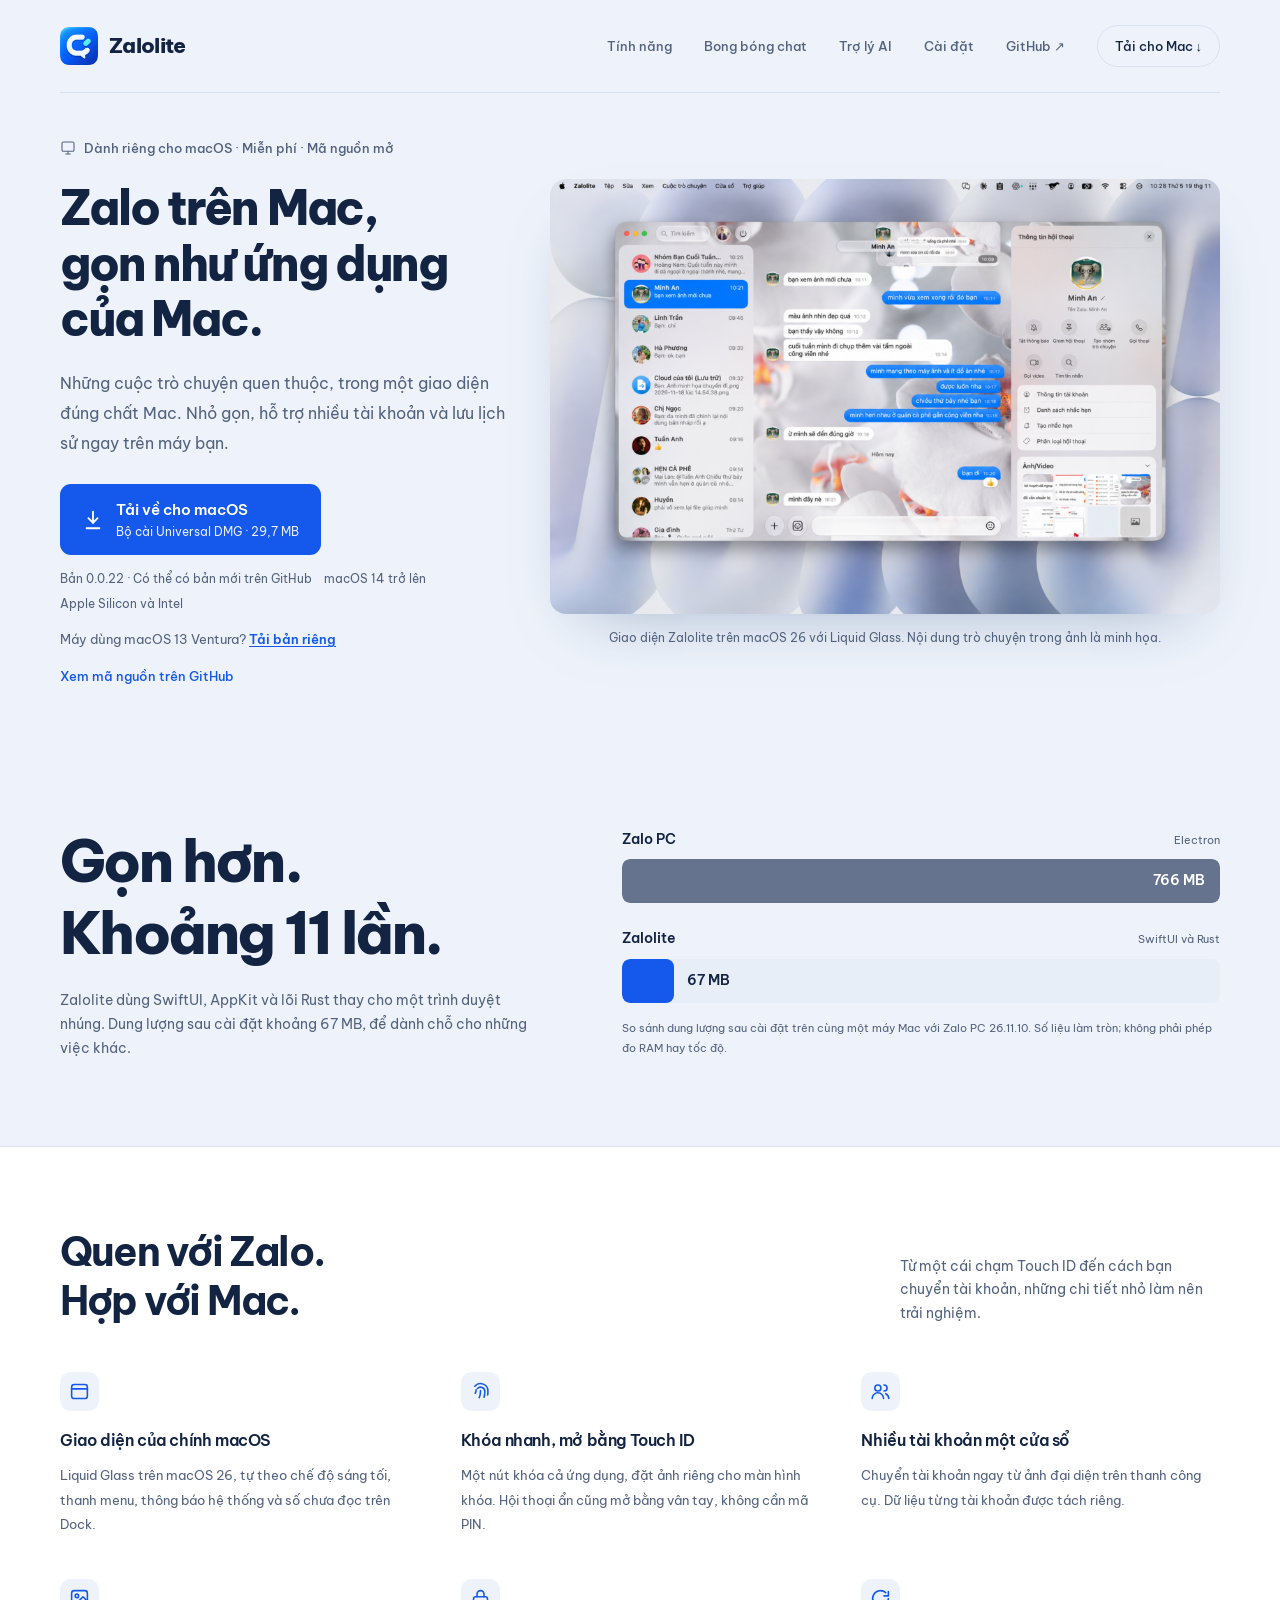
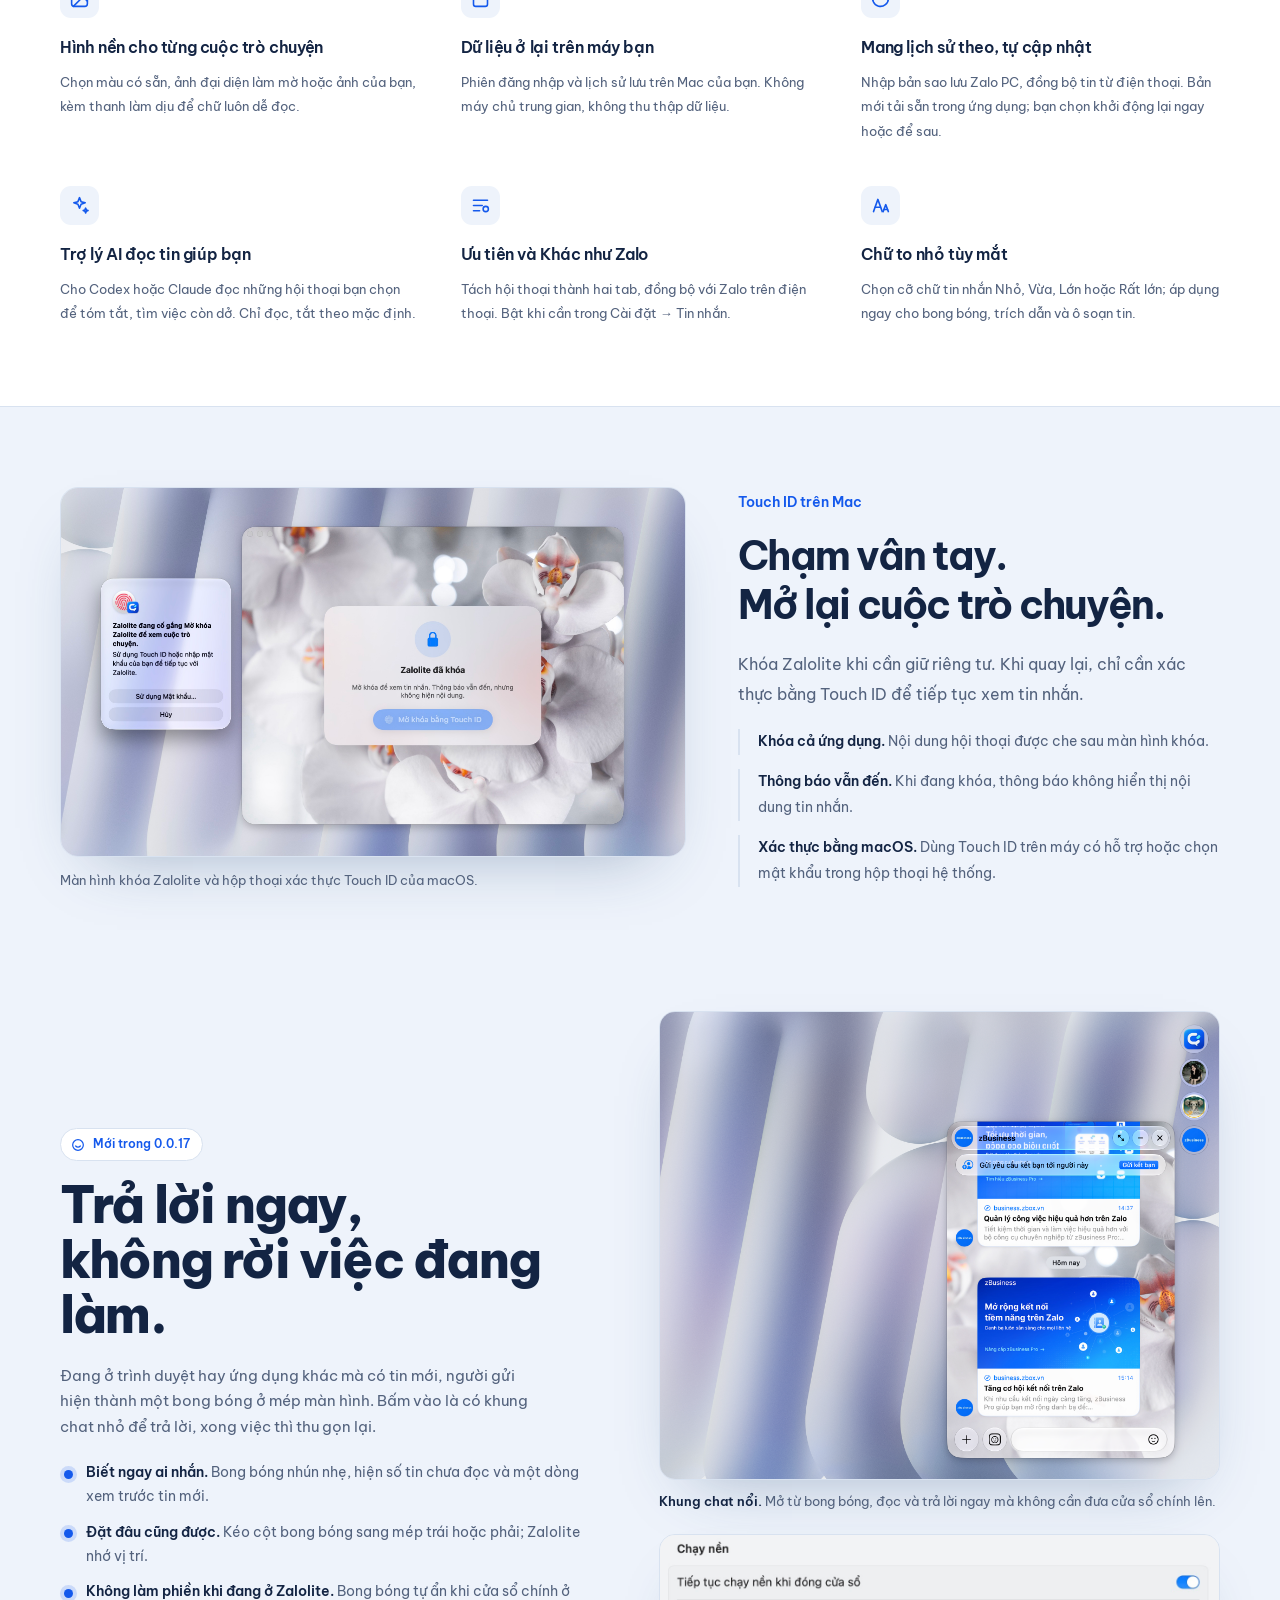
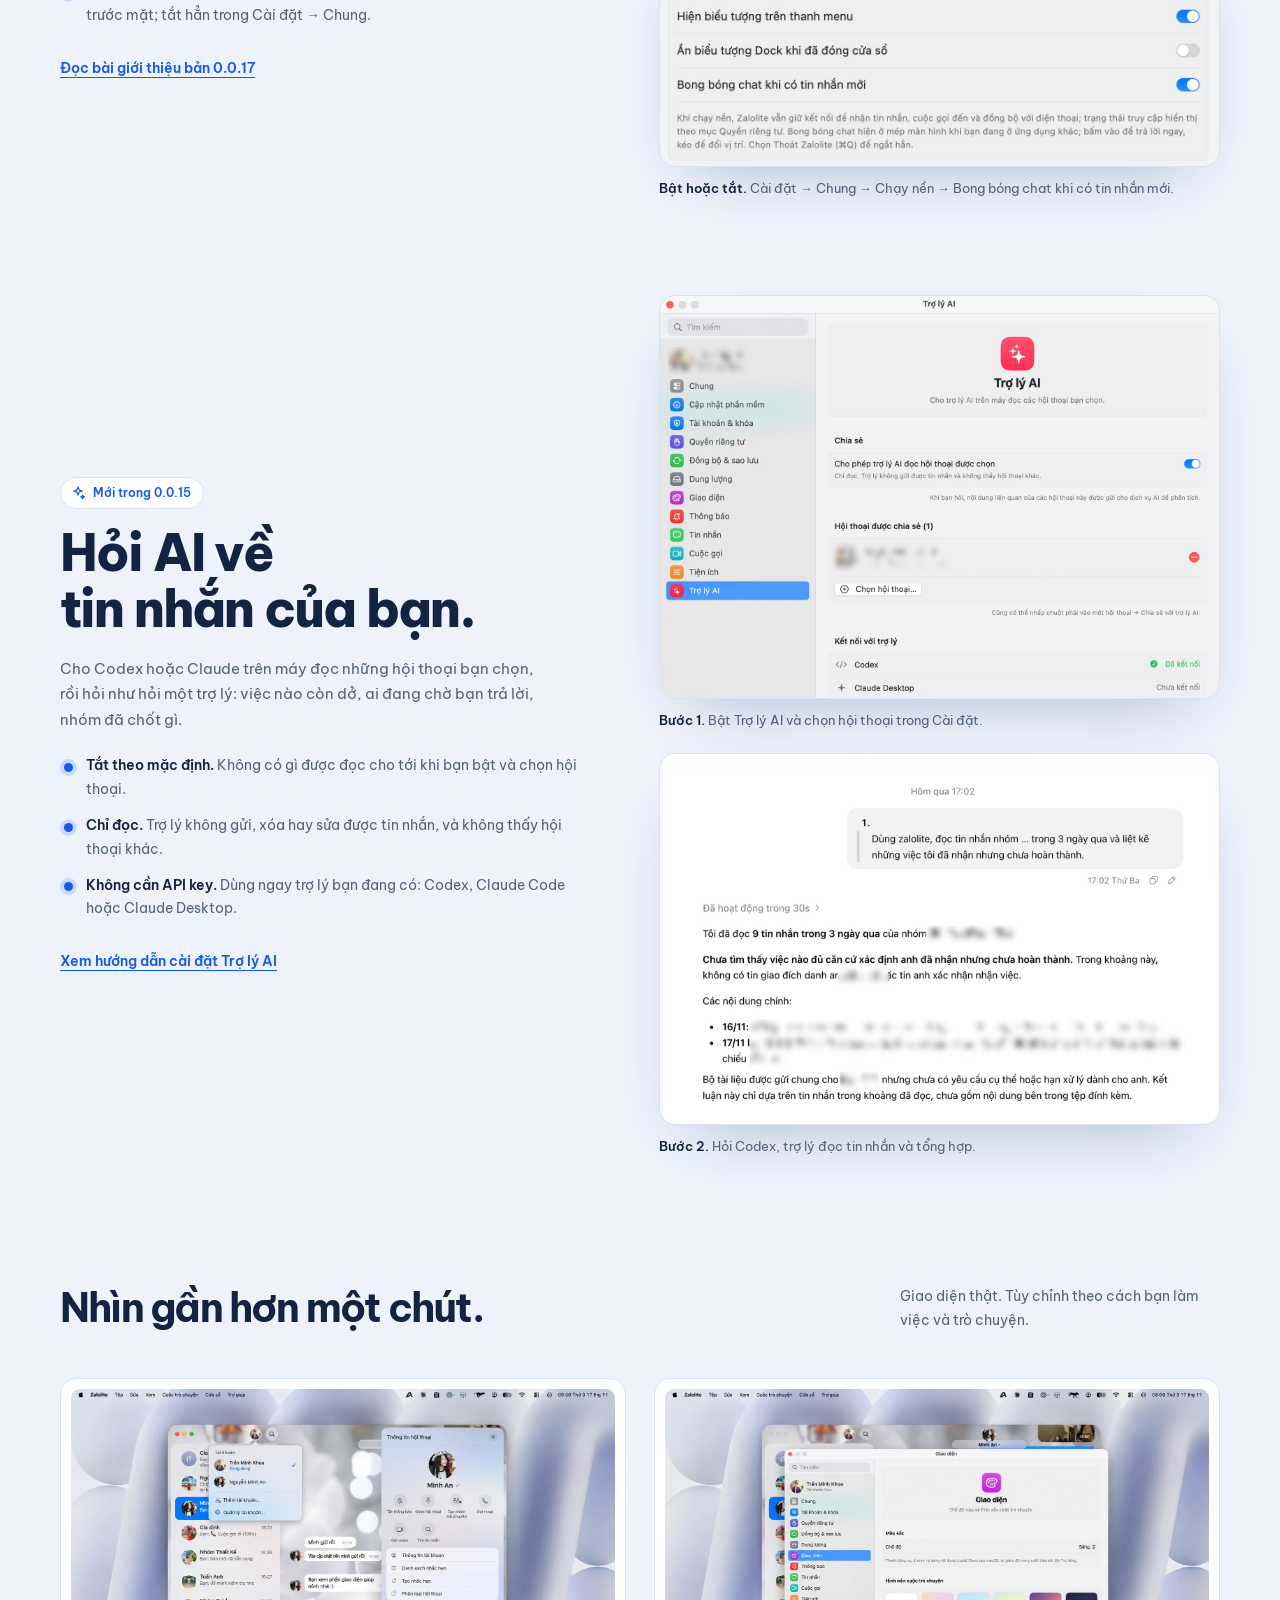
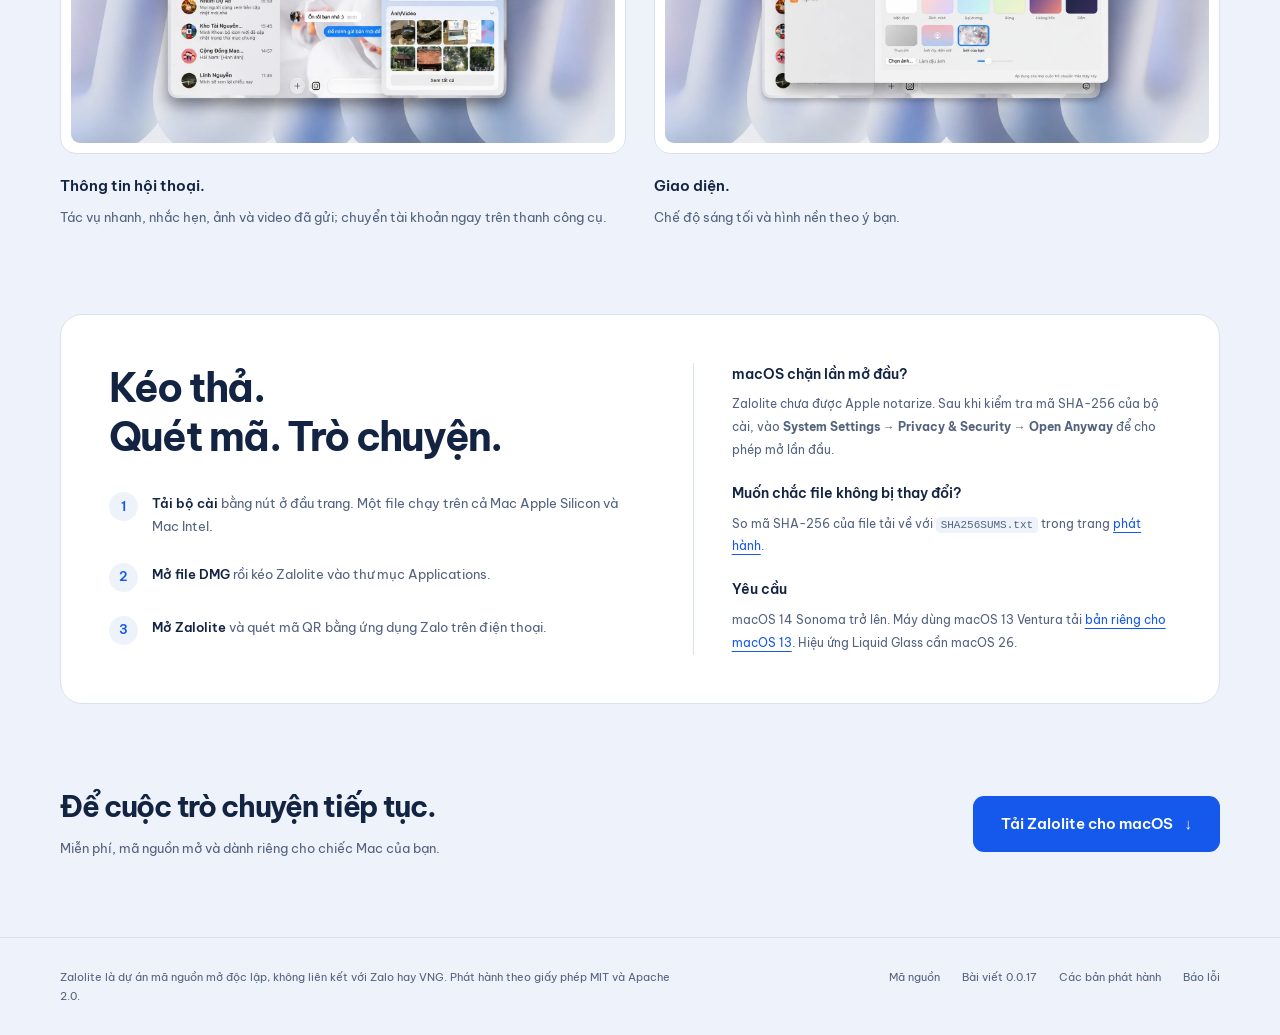
<file: site/index.html>
<!doctype html>
<html lang="vi">
<head>
<meta charset="utf-8">
<meta name="viewport" content="width=device-width, initial-scale=1">
<title>Zalolite — Zalo native cho macOS</title>
<meta name="description" content="Zalolite là ứng dụng Zalo viết native cho macOS: nhẹ hơn 11 lần so với Zalo PC, chạy trên Mac Apple Silicon và Intel, dữ liệu nằm trên máy bạn. Mã nguồn mở.">
<meta property="og:title" content="Zalolite — Zalo native cho macOS">
<meta property="og:description" content="Nhẹ, nhanh, đúng chất Mac. Một gói chạy trên cả Apple Silicon và Intel.">
<meta property="og:image" content="assets/zalolite-hero-demo-v2.jpg">
<meta property="og:type" content="website">
<meta name="theme-color" content="#0a5cf0">
<link rel="icon" type="image/png" href="assets/favicon.png">
<link rel="apple-touch-icon" href="assets/icon.png">
<link rel="preconnect" href="https://fonts.googleapis.com">
<link rel="preconnect" href="https://fonts.gstatic.com" crossorigin>
<link href="https://fonts.googleapis.com/css2?family=Be+Vietnam+Pro:wght@400;500;600;700;800&display=swap" rel="stylesheet">
<link rel="stylesheet" href="style.css?v=20261119">
<link rel="stylesheet" href="hero.css?v=3dddcc6972">
<link rel="stylesheet" href="touch-id.css?v=20261119">
</head>
<body>
<a class="skip" href="#main">Đến nội dung chính</a>

<header class="wrap top">
  <a class="brand" href="#"><img src="assets/icon.png" alt="" width="34" height="34">Zalolite</a>
  <nav aria-label="Trang">
    <a href="#tinh-nang">Tính năng</a>
    <a href="#bong-bong-chat">Bong bóng chat</a>
    <a href="#tro-ly-ai">Trợ lý AI</a>
    <a href="#cai-dat">Cài đặt</a>
    <a class="gh" href="https://github.com/lebad280324/zalolite">GitHub ↗</a>
    <a class="nav-cta" href="#download">Tải cho Mac ↓</a>
  </nav>
</header>

<main id="main">
  <section class="wrap hero hero-unified" aria-labelledby="hero-title">
    <div class="hero-grid">
      <div class="hero-copy">
        <p class="platform"><svg aria-hidden="true" viewBox="0 0 24 24" fill="none" stroke="currentColor" stroke-width="1.6"><rect x="3" y="3" width="18" height="14" rx="2"/><path d="M8 21h8M12 17v4"/></svg> Dành riêng cho macOS · Miễn phí · Mã nguồn mở</p>
        <h1 id="hero-title">Zalo trên Mac,<br>gọn như ứng dụng<br>của Mac.</h1>
        <p class="lede">Những cuộc trò chuyện quen thuộc, trong một giao diện đúng chất Mac. Nhỏ gọn, hỗ trợ nhiều tài khoản và lưu lịch sử ngay trên máy bạn.</p>
      <div class="get">

        <a class="download" id="download" data-download href="https://github.com/lebad280324/zalolite/releases/download/v0.0.22/Zalolite-0.0.22-macos-universal.dmg">
          <svg viewBox="0 0 24 24" fill="none" stroke="currentColor" stroke-width="2" stroke-linecap="round" stroke-linejoin="round" aria-hidden="true"><path d="M12 3v12"/><path d="m7 10 5 5 5-5"/><path d="M5 21h14"/></svg>
          <span>Tải về cho macOS<small id="dl-file">Bộ cài Universal DMG · 29,7 MB</small></span>
        </a>
        <p class="meta"><span id="dl-version" aria-live="polite">Phiên bản 0.0.22</span><span>macOS 14 trở lên</span><span>Apple Silicon và Intel</span></p>
        <a class="legacy" data-download-legacy href="https://github.com/lebad280324/zalolite/releases/download/v0.0.22/Zalolite-0.0.22-macos13-universal.dmg">Máy dùng macOS 13 Ventura? <span>Tải bản riêng</span></a>
        <a class="source" href="https://github.com/lebad280324/zalolite">Xem mã nguồn trên GitHub</a>
      </div>
      </div>
    <figure class="shot-frame"><img class="shot-hero" fetchpriority="high" src="assets/zalolite-hero-demo-v2.jpg" width="3840" height="2495" alt="Giao diện Zalolite với danh sách hội thoại, khung trò chuyện và bảng thông tin; nội dung trò chuyện là minh họa"><figcaption>Giao diện Zalolite trên macOS 26 với Liquid Glass. Nội dung trò chuyện trong ảnh là minh họa.</figcaption></figure>
    </div>
  </section>

  <section class="wrap weight" aria-labelledby="weight-title">
    <div><h2 id="weight-title">Gọn hơn.<br>Khoảng 11 lần.</h2>
    <p class="note">Zalolite dùng SwiftUI, AppKit và lõi Rust thay cho một trình duyệt nhúng. Dung lượng sau cài đặt khoảng 67 MB, để dành chỗ cho những việc khác.</p></div>
    <div>
    <div class="bars" role="img" aria-label="Dung lượng sau cài đặt: Zalo PC khoảng 766 MB, Zalolite khoảng 67 MB">
      <div class="bar-row">
        <div class="bar-name">Zalo PC<small>Electron</small></div>
        <div class="track"><div class="fill pc"><span class="value">766 MB</span></div></div>
      </div>
      <div class="bar-row">
        <div class="bar-name">Zalolite<small>SwiftUI và Rust</small></div>
        <div class="track"><div class="fill lite"></div><span class="value lite-v">67 MB</span></div>
      </div>
    </div>
    <p class="comparison-note">So sánh dung lượng sau cài đặt trên cùng một máy Mac với Zalo PC 26.11.10. Số liệu làm tròn; không phải phép đo RAM hay tốc độ.</p></div>
  </section>

  <div class="features-shell"><section class="wrap features" id="tinh-nang" aria-labelledby="features-title">
    <div class="section-head"><h2 id="features-title">Quen với Zalo.<br>Hợp với Mac.</h2><p>Từ một cái chạm Touch ID đến cách bạn chuyển tài khoản, những chi tiết nhỏ làm nên trải nghiệm.</p></div>
    <div class="feature-grid">
      <div class="feature">
        <div class="glyph"><svg viewBox="0 0 24 24" fill="none" stroke="currentColor" stroke-width="1.8" stroke-linecap="round" stroke-linejoin="round" aria-hidden="true"><rect x="3" y="4" width="18" height="16" rx="3"/><path d="M3 9h18"/></svg></div>
        <h3>Giao diện của chính macOS</h3>
        <p>Liquid Glass trên macOS 26, tự theo chế độ sáng tối, thanh menu, thông báo hệ thống và số chưa đọc trên Dock.</p>
      </div>
      <div class="feature">
        <div class="glyph"><svg viewBox="0 0 24 24" fill="none" stroke="currentColor" stroke-width="1.8" stroke-linecap="round" stroke-linejoin="round" aria-hidden="true"><path d="M12 11c0 3 0 5-1.5 8"/><path d="M8.5 8.5a5 5 0 0 1 8.5 3.5c0 2.5-.3 4.5-1 6.5"/><path d="M5.5 6A8.5 8.5 0 0 1 20.5 12c0 1.4-.1 2.7-.3 4"/><path d="M6 14c.6-1 1-2.3 1-4"/></svg></div>
        <h3><a class="touch-feature-link" href="#touch-id">Khóa nhanh, mở bằng Touch ID</a></h3>
        <p>Một nút khóa cả ứng dụng, đặt ảnh riêng cho màn hình khóa. Hội thoại ẩn cũng mở bằng vân tay, không cần mã PIN.</p>
      </div>
      <div class="feature">
        <div class="glyph"><svg viewBox="0 0 24 24" fill="none" stroke="currentColor" stroke-width="1.8" stroke-linecap="round" stroke-linejoin="round" aria-hidden="true"><circle cx="9" cy="8" r="3.5"/><path d="M2.5 20a6.5 6.5 0 0 1 13 0"/><path d="M16 4.5a3.5 3.5 0 0 1 0 7"/><path d="M18 14.5a6.5 6.5 0 0 1 3.5 5.5"/></svg></div>
        <h3>Nhiều tài khoản một cửa sổ</h3>
        <p>Chuyển tài khoản ngay từ ảnh đại diện trên thanh công cụ. Dữ liệu từng tài khoản được tách riêng.</p>
      </div>
      <div class="feature">
        <div class="glyph"><svg viewBox="0 0 24 24" fill="none" stroke="currentColor" stroke-width="1.8" stroke-linecap="round" stroke-linejoin="round" aria-hidden="true"><rect x="3" y="3" width="18" height="18" rx="3"/><circle cx="9" cy="9" r="2"/><path d="m21 15-5-5L5 21"/></svg></div>
        <h3>Hình nền cho từng cuộc trò chuyện</h3>
        <p>Chọn màu có sẵn, ảnh đại diện làm mờ hoặc ảnh của bạn, kèm thanh làm dịu để chữ luôn dễ đọc.</p>
      </div>
      <div class="feature">
        <div class="glyph"><svg viewBox="0 0 24 24" fill="none" stroke="currentColor" stroke-width="1.8" stroke-linecap="round" stroke-linejoin="round" aria-hidden="true"><rect x="4" y="10" width="16" height="11" rx="2.5"/><path d="M8 10V7a4 4 0 0 1 8 0v3"/></svg></div>
        <h3>Dữ liệu ở lại trên máy bạn</h3>
        <p>Phiên đăng nhập và lịch sử lưu trên Mac của bạn. Không máy chủ trung gian, không thu thập dữ liệu.</p>
      </div>
      <div class="feature">
        <div class="glyph"><svg viewBox="0 0 24 24" fill="none" stroke="currentColor" stroke-width="1.8" stroke-linecap="round" stroke-linejoin="round" aria-hidden="true"><path d="M21 12a9 9 0 1 1-3-6.7"/><path d="M21 4v5h-5"/></svg></div>
        <h3>Mang lịch sử theo, tự cập nhật</h3>
        <p>Nhập bản sao lưu Zalo PC, đồng bộ tin từ điện thoại. Bản mới tải sẵn trong ứng dụng; bạn chọn khởi động lại ngay hoặc để sau.</p>
      </div>
      <div class="feature">
        <div class="glyph"><svg viewBox="0 0 24 24" fill="none" stroke="currentColor" stroke-width="1.8" stroke-linecap="round" stroke-linejoin="round" aria-hidden="true"><path d="M12 3l1.8 4.6L18.5 9l-4.7 1.6L12 15l-1.8-4.4L5.5 9l4.7-1.4z"/><path d="M19 15l.8 2 2 .8-2 .8-.8 2-.8-2-2-.8 2-.8z"/></svg></div>
        <h3>Trợ lý AI đọc tin giúp bạn</h3>
        <p>Cho Codex hoặc Claude đọc những hội thoại bạn chọn để tóm tắt, tìm việc còn dở. Chỉ đọc, tắt theo mặc định.</p>
      </div>
      <div class="feature">
        <div class="glyph"><svg viewBox="0 0 24 24" fill="none" stroke="currentColor" stroke-width="1.8" stroke-linecap="round" stroke-linejoin="round" aria-hidden="true"><path d="M4 6h16"/><path d="M4 12h10"/><path d="M4 18h7"/><circle cx="18" cy="16" r="3"/></svg></div>
        <h3>Ưu tiên và Khác như Zalo</h3>
        <p>Tách hội thoại thành hai tab, đồng bộ với Zalo trên điện thoại. Bật khi cần trong Cài đặt → Tin nhắn.</p>
      </div>
      <div class="feature">
        <div class="glyph"><svg viewBox="0 0 24 24" fill="none" stroke="currentColor" stroke-width="1.8" stroke-linecap="round" stroke-linejoin="round" aria-hidden="true"><path d="M4 19 9 5l5 14"/><path d="M6 14h6"/><path d="M15 19l3-8 3 8"/><path d="M16 16.5h4"/></svg></div>
        <h3>Chữ to nhỏ tùy mắt</h3>
        <p>Chọn cỡ chữ tin nhắn Nhỏ, Vừa, Lớn hoặc Rất lớn; áp dụng ngay cho bong bóng, trích dẫn và ô soạn tin.</p>
      </div>
    </div>
  </section>

  </div>
  <section class="wrap touch-id" id="touch-id" aria-labelledby="touch-id-title">
    <figure class="touch-id-shot">
      <img src="assets/touch-id.jpg" width="2484" height="1464" loading="lazy" alt="Màn hình Zalolite đã khóa và hộp thoại macOS yêu cầu xác thực bằng Touch ID hoặc mật khẩu">
      <figcaption>Màn hình khóa Zalolite và hộp thoại xác thực Touch ID của macOS.</figcaption>
    </figure>
    <div class="touch-id-copy">
      <p class="touch-id-label">Touch ID trên Mac</p>
      <h2 id="touch-id-title">Chạm vân tay.<br>Mở lại cuộc trò chuyện.</h2>
      <p class="touch-id-lede">Khóa Zalolite khi cần giữ riêng tư. Khi quay lại, chỉ cần xác thực bằng Touch ID để tiếp tục xem tin nhắn.</p>
      <ul class="touch-id-points">
        <li><b>Khóa cả ứng dụng.</b> Nội dung hội thoại được che sau màn hình khóa.</li>
        <li><b>Thông báo vẫn đến.</b> Khi đang khóa, thông báo không hiển thị nội dung tin nhắn.</li>
        <li><b>Xác thực bằng macOS.</b> Dùng Touch ID trên máy có hỗ trợ hoặc chọn mật khẩu trong hộp thoại hệ thống.</li>
      </ul>
    </div>
  </section>

  <section class="wrap ai bubbles" id="bong-bong-chat" aria-labelledby="bubbles-title">
    <div class="ai-copy">
      <p class="ai-tag"><svg aria-hidden="true" viewBox="0 0 24 24" fill="none" stroke="currentColor" stroke-width="1.8" stroke-linecap="round" stroke-linejoin="round"><circle cx="12" cy="12" r="8"/><path d="M8.5 13.5c1 1.2 2.1 1.8 3.5 1.8s2.5-.6 3.5-1.8"/></svg> Mới trong 0.0.17</p>
      <h2 id="bubbles-title">Trả lời ngay,<br>không rời việc đang làm.</h2>
      <p class="ai-lede">Đang ở trình duyệt hay ứng dụng khác mà có tin mới, người gửi hiện thành một bong bóng ở mép màn hình. Bấm vào là có khung chat nhỏ để trả lời, xong việc thì thu gọn lại.</p>
      <ul class="ai-points">
        <li><b>Biết ngay ai nhắn.</b> Bong bóng nhún nhẹ, hiện số tin chưa đọc và một dòng xem trước tin mới.</li>
        <li><b>Đặt đâu cũng được.</b> Kéo cột bong bóng sang mép trái hoặc phải; Zalolite nhớ vị trí.</li>
        <li><b>Không làm phiền khi đang ở Zalolite.</b> Bong bóng tự ẩn khi cửa sổ chính ở trước mặt; tắt hẳn trong Cài đặt → Chung.</li>
      </ul>
      <a class="ai-link" href="bai-viet/zalolite-0-0-17.html">Đọc bài giới thiệu bản 0.0.17</a>
    </div>
    <div class="ai-shots">
      <figure class="ai-shot">
        <img src="assets/chat-bubbles-v2.png" width="2064" height="1722" loading="lazy" alt="Bong bóng hội thoại ở mép phải màn hình và cửa sổ chat nổi Zalolite đang mở">
        <figcaption><b>Khung chat nổi.</b> Mở từ bong bóng, đọc và trả lời ngay mà không cần đưa cửa sổ chính lên.</figcaption>
      </figure>
      <figure class="ai-shot">
        <img src="assets/bubbles-settings.jpg" width="1260" height="520" loading="lazy" alt="Cài đặt Chung, mục Chạy nền với công tắc Bong bóng chat khi có tin nhắn mới">
        <figcaption><b>Bật hoặc tắt.</b> Cài đặt → Chung → Chạy nền → Bong bóng chat khi có tin nhắn mới.</figcaption>
      </figure>
    </div>
  </section>

  <section class="wrap ai" id="tro-ly-ai" aria-labelledby="ai-title">
    <div class="ai-copy">
      <p class="ai-tag"><svg aria-hidden="true" viewBox="0 0 24 24" fill="none" stroke="currentColor" stroke-width="1.8" stroke-linecap="round" stroke-linejoin="round"><path d="M12 3l1.8 4.6L18.5 9l-4.7 1.6L12 15l-1.8-4.4L5.5 9l4.7-1.4z"/><path d="M19 15l.8 2 2 .8-2 .8-.8 2-.8-2-2-.8 2-.8z"/></svg> Mới trong 0.0.15</p>
      <h2 id="ai-title">Hỏi AI về<br>tin nhắn của bạn.</h2>
      <p class="ai-lede">Cho Codex hoặc Claude trên máy đọc những hội thoại bạn chọn, rồi hỏi như hỏi một trợ lý: việc nào còn dở, ai đang chờ bạn trả lời, nhóm đã chốt gì.</p>
      <ul class="ai-points">
        <li><b>Tắt theo mặc định.</b> Không có gì được đọc cho tới khi bạn bật và chọn hội thoại.</li>
        <li><b>Chỉ đọc.</b> Trợ lý không gửi, xóa hay sửa được tin nhắn, và không thấy hội thoại khác.</li>
        <li><b>Không cần API key.</b> Dùng ngay trợ lý bạn đang có: Codex, Claude Code hoặc Claude Desktop.</li>
      </ul>
      <a class="ai-link" href="https://github.com/lebad280324/zalolite/blob/main/docs/TRO_LY_AI.md">Xem hướng dẫn cài đặt Trợ lý AI</a>
    </div>
    <div class="ai-shots">
      <figure class="ai-shot ai-shot-back">
        <img src="assets/ai-settings.jpg" width="1600" height="1152" loading="lazy" alt="Cài đặt Trợ lý AI trong Zalolite: công tắc cho phép, danh sách hội thoại được chia sẻ và trạng thái Đã kết nối với Codex">
        <figcaption><b>Bước 1.</b> Bật Trợ lý AI và chọn hội thoại trong Cài đặt.</figcaption>
      </figure>
      <figure class="ai-shot ai-shot-front">
        <img src="assets/ai-codex.jpg" width="1600" height="1056" loading="lazy" alt="Codex đọc tin nhắn nhóm qua Zalolite và tổng hợp các việc còn dở">
        <figcaption><b>Bước 2.</b> Hỏi Codex, trợ lý đọc tin nhắn và tổng hợp.</figcaption>
      </figure>
    </div>
  </section>

  <section class="wrap gallery" aria-labelledby="gallery-title">
    <div class="section-head"><h2 id="gallery-title">Nhìn gần hơn một chút.</h2><p>Giao diện thật. Tùy chỉnh theo cách bạn làm việc và trò chuyện.</p></div>
    <div class="gallery-grid">
      <figure>
        <div class="gallery-image"><img src="assets/info.jpg" width="1556" height="1011" loading="lazy" alt="Bảng thông tin hội thoại và menu chuyển tài khoản"></div>
        <figcaption><b>Thông tin hội thoại.</b> Tác vụ nhanh, nhắc hẹn, ảnh và video đã gửi; chuyển tài khoản ngay trên thanh công cụ.</figcaption>
      </figure>
      <figure>
        <div class="gallery-image"><img src="assets/settings.jpg" width="1556" height="1011" loading="lazy" alt="Cài đặt giao diện với chế độ màu và hình nền cuộc trò chuyện"></div>
        <figcaption><b>Giao diện.</b> Chế độ sáng tối và hình nền theo ý bạn.</figcaption>
      </figure>
    </div>
  </section>

  <section class="wrap install" id="cai-dat" aria-labelledby="install-title">
    <div class="install-box">
      <div>
        <h2 id="install-title">Kéo thả.<br>Quét mã. Trò chuyện.</h2>
        <ol class="steps">
          <li><span><b>Tải bộ cài</b> bằng nút ở đầu trang. Một file chạy trên cả Mac Apple Silicon và Mac Intel.</span></li>
          <li><span><b>Mở file DMG</b> rồi kéo Zalolite vào thư mục Applications.</span></li>
          <li><span><b>Mở Zalolite</b> và quét mã QR bằng ứng dụng Zalo trên điện thoại.</span></li>
        </ol>
      </div>
      <div class="aside">
        <h3>macOS chặn lần mở đầu?</h3>
        <p>Zalolite chưa được Apple notarize. Sau khi kiểm tra mã SHA-256 của bộ cài, vào <b>System Settings → Privacy &amp; Security → Open Anyway</b> để cho phép mở lần đầu.</p>
        <h3>Muốn chắc file không bị thay đổi?</h3>
        <p>So mã SHA-256 của file tải về với <code>SHA256SUMS.txt</code> trong trang <a href="https://github.com/lebad280324/zalolite/releases/latest">phát hành</a>.</p>
        <h3>Yêu cầu</h3>
        <p>macOS 14 Sonoma trở lên. Máy dùng macOS 13 Ventura tải <a data-download-legacy href="https://github.com/lebad280324/zalolite/releases/download/v0.0.22/Zalolite-0.0.22-macos13-universal.dmg">bản riêng cho macOS 13</a>. Hiệu ứng Liquid Glass cần macOS 26.</p>
      </div>
    </div>
  </section>
  <section class="wrap bottom-download" aria-labelledby="ready-title">
    <div><h2 id="ready-title">Để cuộc trò chuyện tiếp tục.</h2><p>Miễn phí, mã nguồn mở và dành riêng cho chiếc Mac của bạn.</p></div>
    <a class="download" data-download href="https://github.com/lebad280324/zalolite/releases/download/v0.0.22/Zalolite-0.0.22-macos-universal.dmg">Tải Zalolite cho macOS <span aria-hidden="true">↓</span></a>
  </section>
</main>

<footer>
  <div class="wrap foot">
    <p>Zalolite là dự án mã nguồn mở độc lập, không liên kết với Zalo hay VNG. Phát hành theo giấy phép MIT và Apache 2.0.</p>
    <nav aria-label="Liên kết">
      <a href="https://github.com/lebad280324/zalolite">Mã nguồn</a>
      <a href="bai-viet/zalolite-0-0-17.html">Bài viết 0.0.17</a>
      <a href="https://github.com/lebad280324/zalolite/releases">Các bản phát hành</a>
      <a href="https://github.com/lebad280324/zalolite/issues">Báo lỗi</a>
    </nav>
  </div>
</footer>

<script src="config.js" defer></script>
<script src="download.js" defer></script>
<!-- Cloudflare Web Analytics -->
<script type="module" src="https://static.cloudflareinsights.com/beacon.min.js" data-cf-beacon='{"token": "713cc28a8ba3424e852a6217894d15c7"}'></script>
<!-- End Cloudflare Web Analytics -->
</body>
</html>
</file>
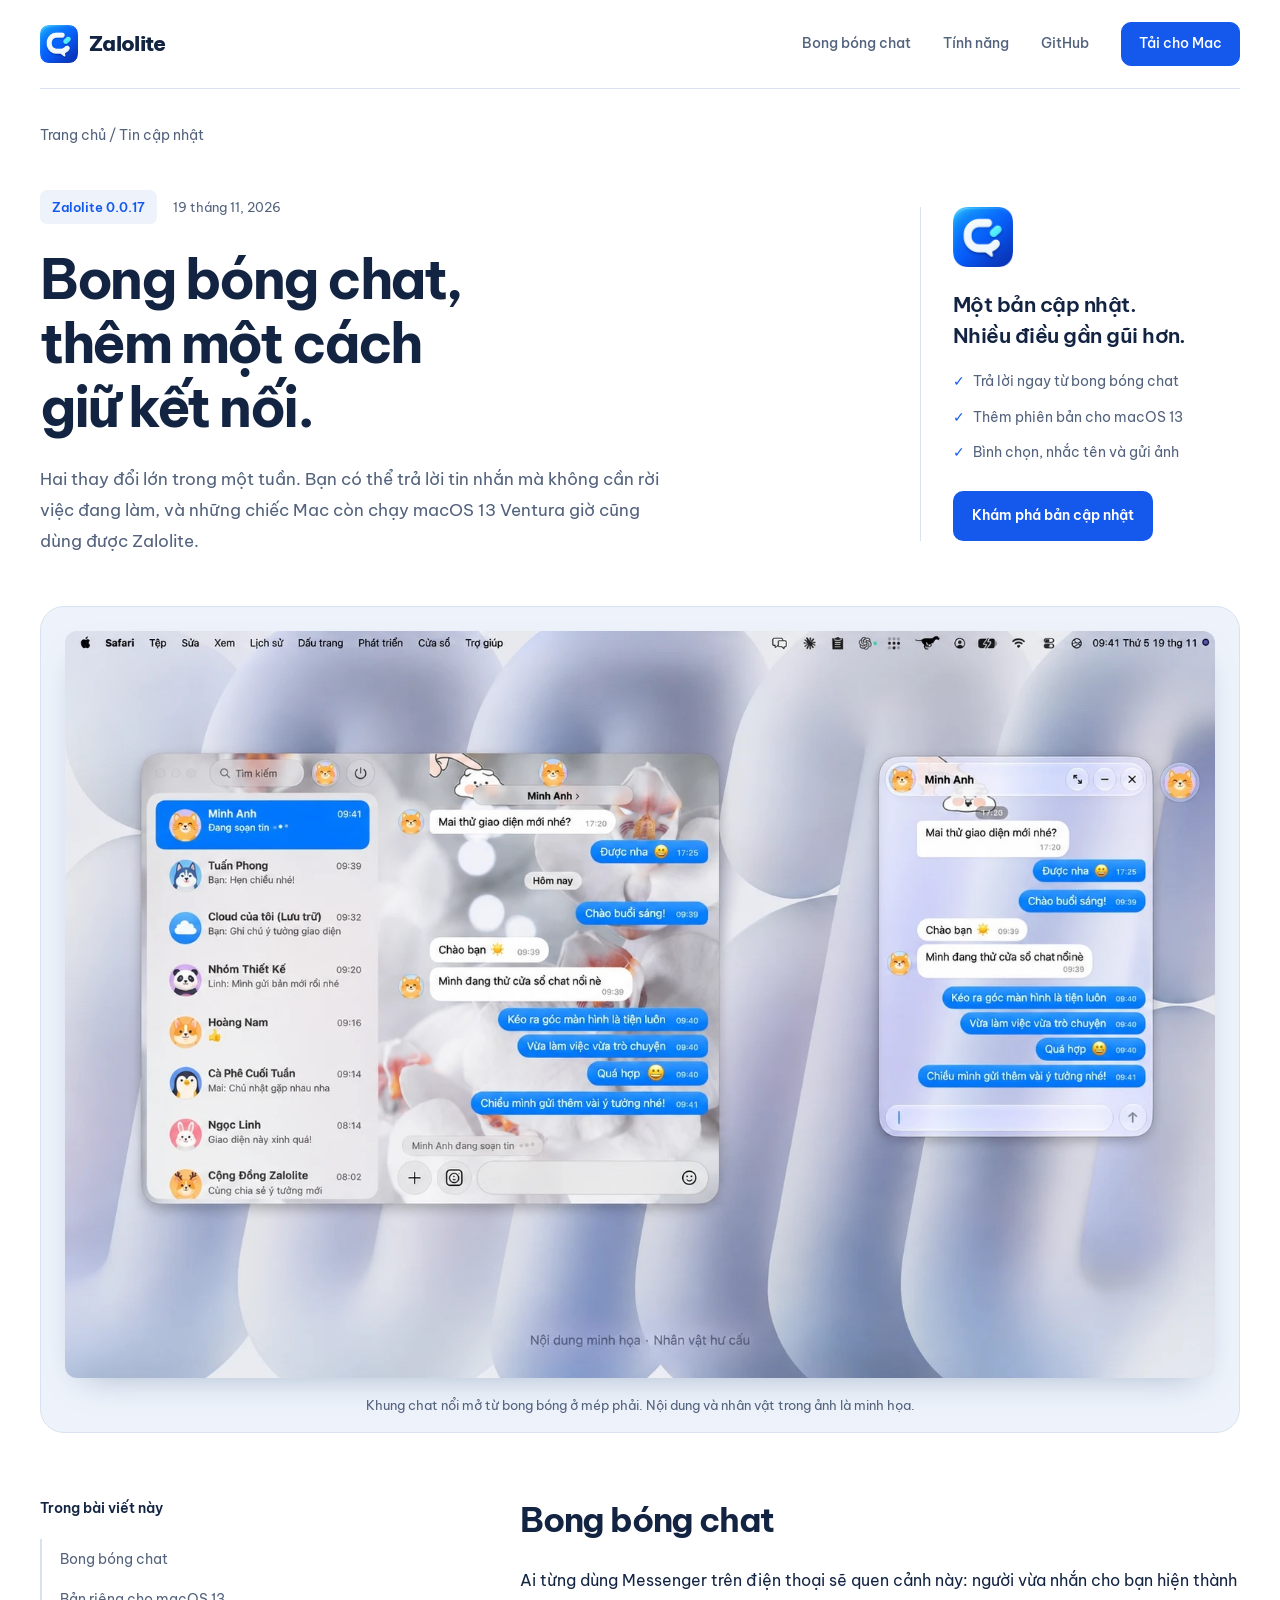
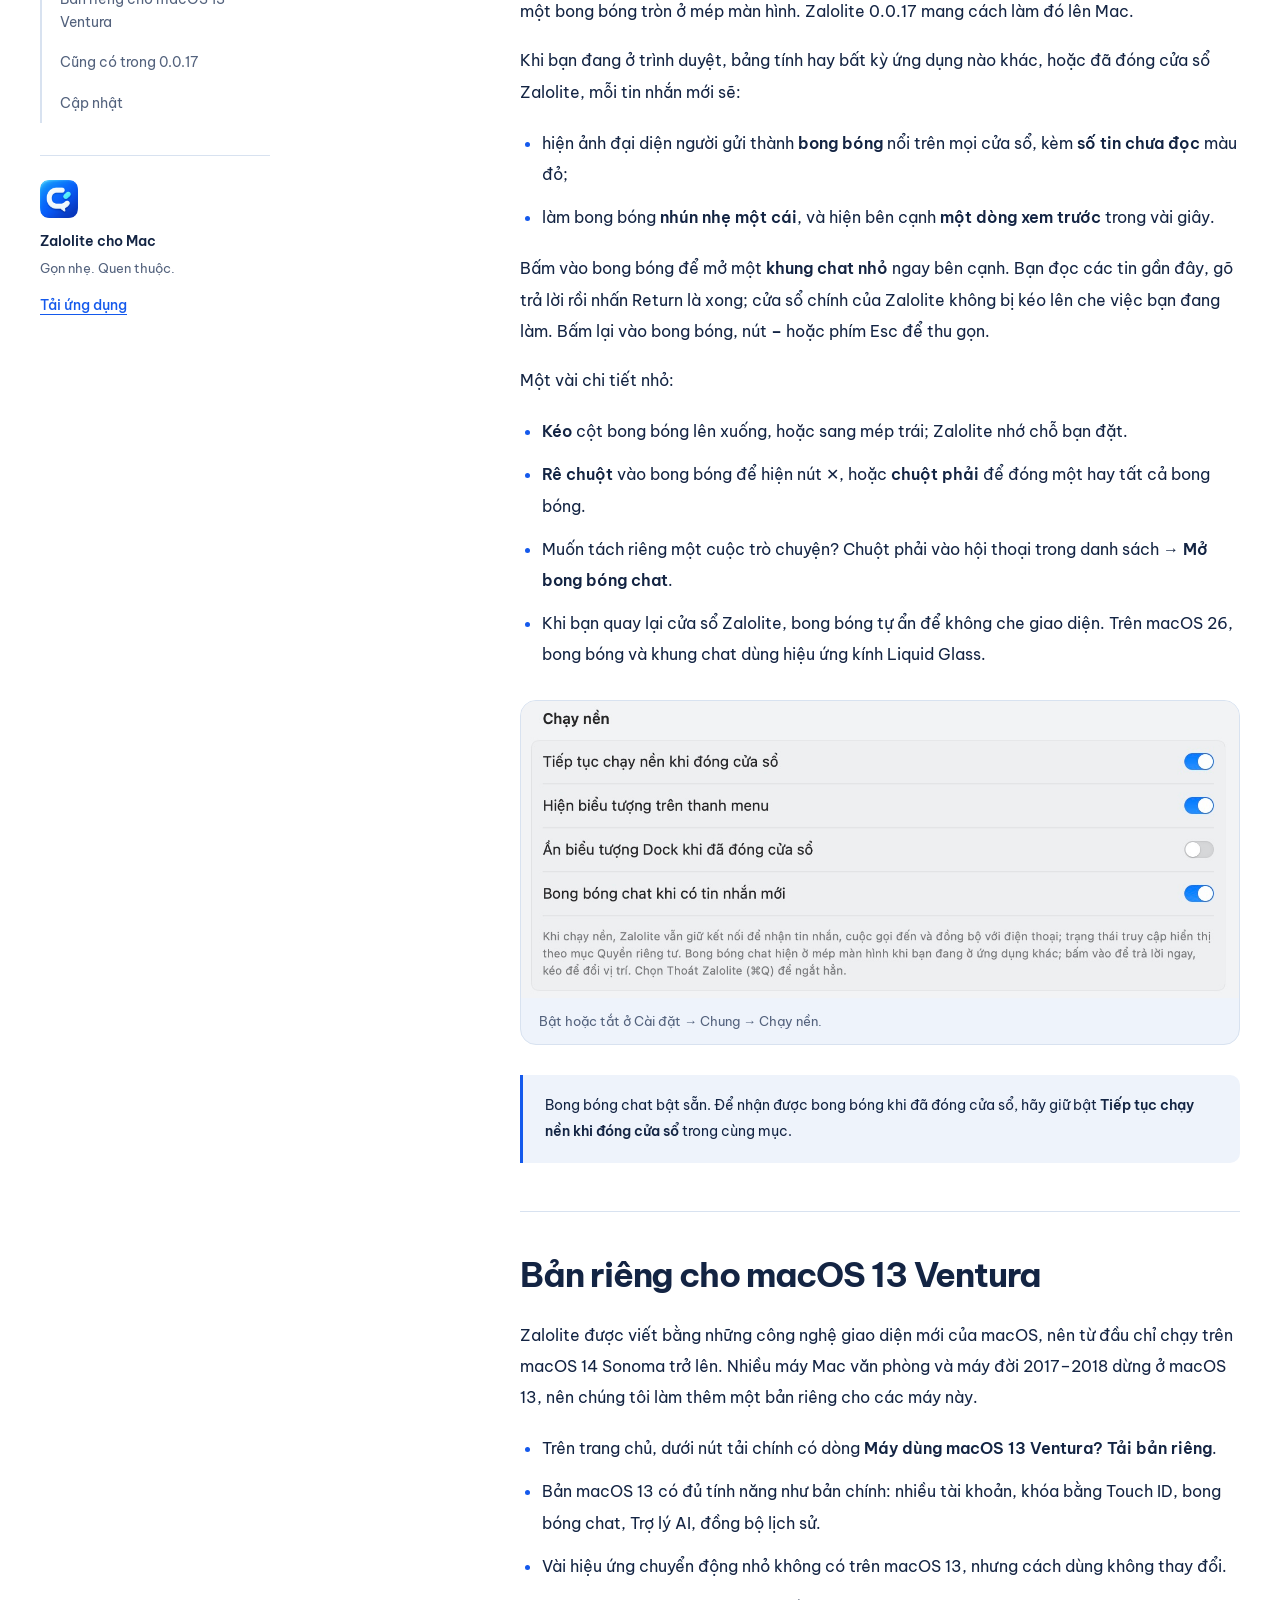
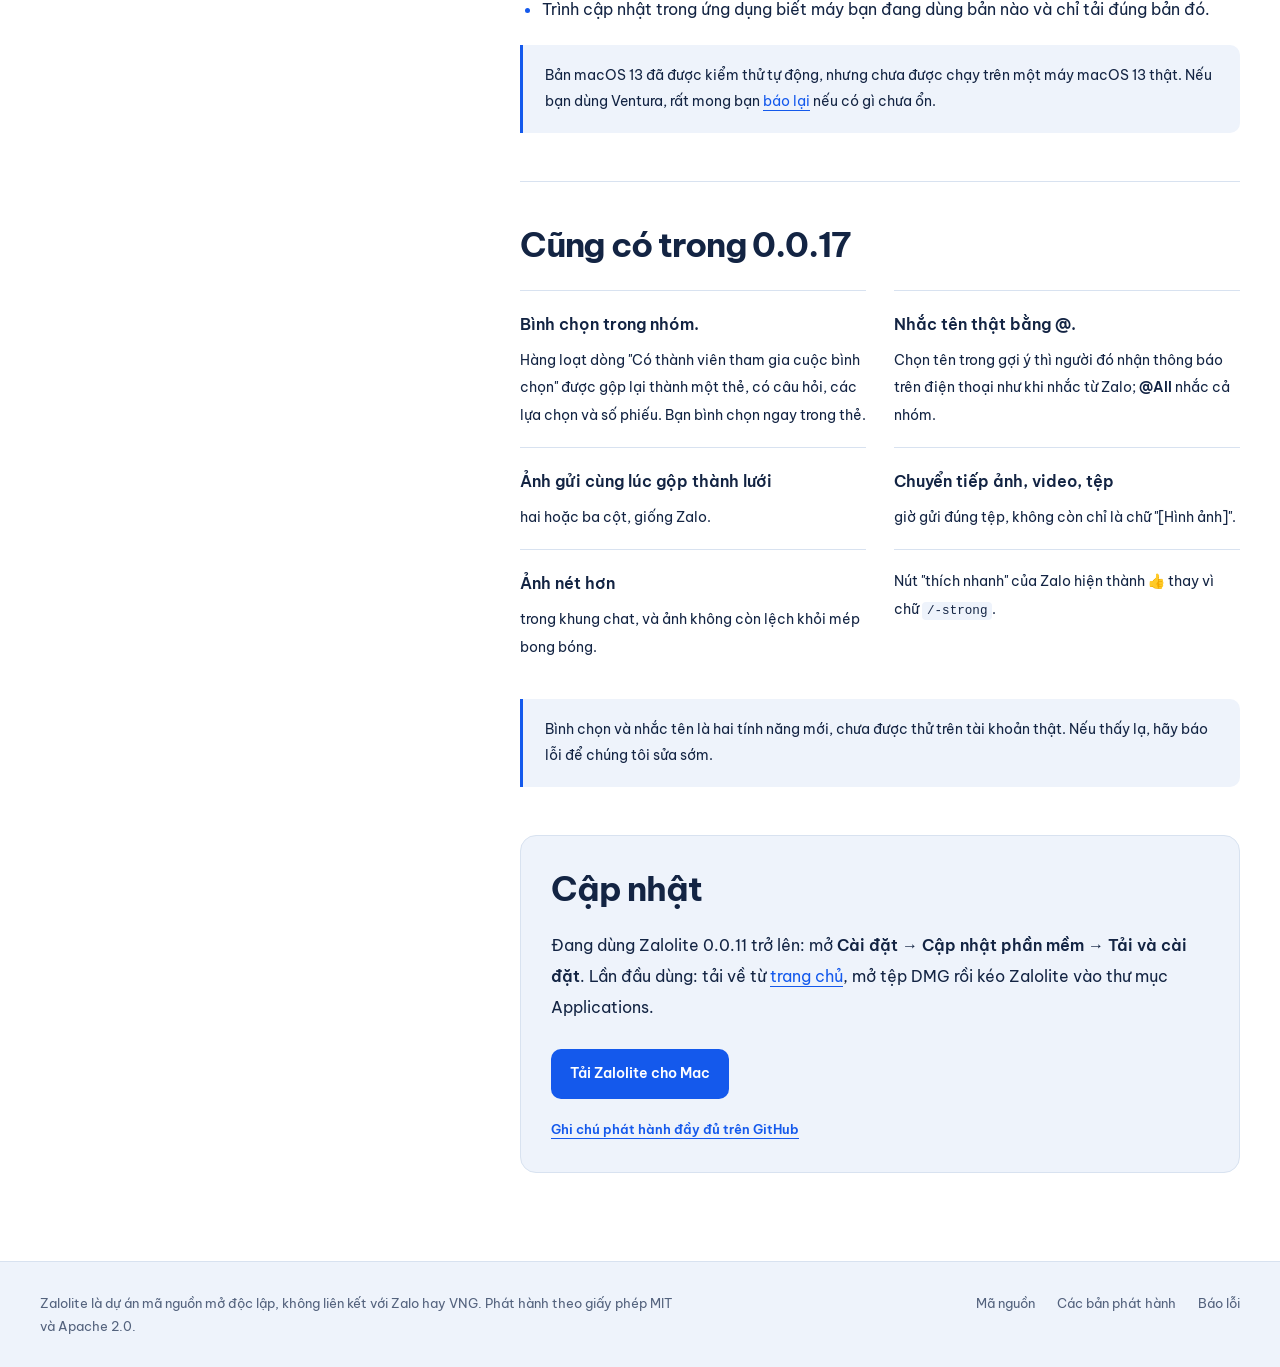
<file: site/bai-viet/zalolite-0-0-17.html>
<!doctype html>
<html lang="vi">
<head>
<meta charset="utf-8">
<meta name="viewport" content="width=device-width, initial-scale=1">
<title>Zalolite 0.0.17: bong bóng chat và bản cho macOS 13</title>
<meta name="description" content="Zalolite 0.0.17 thêm bong bóng chat nổi trên màn hình, bình chọn trong nhóm, nhắc tên bằng @, và có bản riêng cho máy dùng macOS 13 Ventura.">
<meta property="og:title" content="Zalolite 0.0.17: bong bóng chat và bản cho macOS 13">
<meta property="og:description" content="Trả lời tin nhắn ngay từ bong bóng ở mép màn hình, và Zalolite giờ chạy được cả trên macOS 13 Ventura.">
<meta property="og:image" content="../assets/bubbles.jpg">
<meta property="og:type" content="article">
<meta name="theme-color" content="#0a5cf0">
<link rel="icon" type="image/png" href="../assets/favicon.png">
<link rel="preconnect" href="https://fonts.googleapis.com">
<link rel="preconnect" href="https://fonts.gstatic.com" crossorigin>
<link href="https://fonts.googleapis.com/css2?family=Be+Vietnam+Pro:wght@400;500;600;700;800&display=swap" rel="stylesheet">
<link rel="stylesheet" href="../style.css">
<link rel="stylesheet" href="release.css">
</head>
<body class="release-page">
<a class="skip" href="#main">Đến nội dung chính</a>

<header class="wrap top">
  <a class="brand" href="../"><img src="../assets/icon.png" alt="" width="34" height="34">Zalolite</a>
  <nav aria-label="Trang">
    <a href="../#bong-bong-chat">Bong bóng chat</a>
    <a href="../#tinh-nang">Tính năng</a>
    <a class="gh" href="https://github.com/lebad280324/zalolite">GitHub</a>
    <a class="nav-cta" href="../#download">Tải cho Mac</a>
  </nav>
</header>

<main id="main" class="release-main wrap">
  <a class="back-home" href="../">Trang chủ / Tin cập nhật</a>
  <article>
    <header class="release-hero">
      <div class="release-heading">
        <div class="release-meta"><span class="version-pill">Zalolite 0.0.17</span><time datetime="2026-11-19">19 tháng 11, 2026</time></div>
        <h1>Bong bóng chat,<br>thêm một cách<br>giữ kết nối.</h1>
    <p class="article-lede">Hai thay đổi lớn trong một tuần. Bạn có thể trả lời tin nhắn mà không cần rời việc đang làm, và những chiếc Mac còn chạy macOS 13 Ventura giờ cũng dùng được Zalolite.</p>

      </div>
      <aside class="release-overview" aria-label="Điểm mới của bản phát hành">
        <img src="../assets/icon.png" alt="" width="64" height="64">
        <p class="overview-title">Một bản cập nhật.<br>Nhiều điều gần gũi hơn.</p>
        <ul><li>Trả lời ngay từ bong bóng chat</li><li>Thêm phiên bản cho macOS 13</li><li>Bình chọn, nhắc tên và gửi ảnh</li></ul>
        <a class="release-button" href="#cap-nhat">Khám phá bản cập nhật</a>
      </aside>
    </header>
    <div class="release-cover">    <figure>
      <img src="../assets/bubbles.jpg" width="1556" height="1011" alt="Cửa sổ Zalolite bên trái và khung chat nổi mở từ bong bóng ở mép phải màn hình">
      <figcaption>Khung chat nổi mở từ bong bóng ở mép phải. Nội dung và nhân vật trong ảnh là minh họa.</figcaption>
    </figure>

</div>
    <div class="reading-layout">
      <aside class="reading-sidebar">
        <nav aria-label="Nội dung bài viết"><p>Trong bài viết này</p>
<a href="#bong-bong-chat">Bong bóng chat</a>
<a href="#macos-13">Bản riêng cho macOS 13 Ventura</a>
<a href="#thay-doi-khac">Cũng có trong 0.0.17</a>
<a href="#cap-nhat">Cập nhật</a>
        </nav>
        <div class="sidebar-download"><img src="../assets/icon.png" alt="" width="38" height="38"><p>Zalolite cho Mac<span>Gọn nhẹ. Quen thuộc.</span></p><a href="../#download">Tải ứng dụng</a></div>
      </aside>
      <div class="release-content">    <section id="bong-bong-chat" class="release-section"><h2>Bong bóng chat</h2>
    <p>Ai từng dùng Messenger trên điện thoại sẽ quen cảnh này: người vừa nhắn cho bạn hiện thành một bong bóng tròn ở mép màn hình. Zalolite 0.0.17 mang cách làm đó lên Mac.</p>
    <p>Khi bạn đang ở trình duyệt, bảng tính hay bất kỳ ứng dụng nào khác, hoặc đã đóng cửa sổ Zalolite, mỗi tin nhắn mới sẽ:</p>
    <ul>
      <li>hiện ảnh đại diện người gửi thành <b>bong bóng</b> nổi trên mọi cửa sổ, kèm <b>số tin chưa đọc</b> màu đỏ;</li>
      <li>làm bong bóng <b>nhún nhẹ một cái</b>, và hiện bên cạnh <b>một dòng xem trước</b> trong vài giây.</li>
    </ul>
    <p>Bấm vào bong bóng để mở một <b>khung chat nhỏ</b> ngay bên cạnh. Bạn đọc các tin gần đây, gõ trả lời rồi nhấn Return là xong; cửa sổ chính của Zalolite không bị kéo lên che việc bạn đang làm. Bấm lại vào bong bóng, nút <b>–</b> hoặc phím Esc để thu gọn.</p>
    <p>Một vài chi tiết nhỏ:</p>
    <ul>
      <li><b>Kéo</b> cột bong bóng lên xuống, hoặc sang mép trái; Zalolite nhớ chỗ bạn đặt.</li>
      <li><b>Rê chuột</b> vào bong bóng để hiện nút ✕, hoặc <b>chuột phải</b> để đóng một hay tất cả bong bóng.</li>
      <li>Muốn tách riêng một cuộc trò chuyện? Chuột phải vào hội thoại trong danh sách → <b>Mở bong bóng chat</b>.</li>
      <li>Khi bạn quay lại cửa sổ Zalolite, bong bóng tự ẩn để không che giao diện. Trên macOS 26, bong bóng và khung chat dùng hiệu ứng kính Liquid Glass.</li>
    </ul>

    <figure>
      <img src="../assets/bubbles-settings.jpg" width="1260" height="520" alt="Cài đặt Chung, mục Chạy nền với công tắc Bong bóng chat khi có tin nhắn mới">
      <figcaption>Bật hoặc tắt ở Cài đặt → Chung → Chạy nền.</figcaption>
    </figure>
    <p class="release-note">Bong bóng chat bật sẵn. Để nhận được bong bóng khi đã đóng cửa sổ, hãy giữ bật <b>Tiếp tục chạy nền khi đóng cửa sổ</b> trong cùng mục.</p>

    </section>
    <section id="macos-13" class="release-section"><h2>Bản riêng cho macOS 13 Ventura</h2>
    <p>Zalolite được viết bằng những công nghệ giao diện mới của macOS, nên từ đầu chỉ chạy trên macOS 14 Sonoma trở lên. Nhiều máy Mac văn phòng và máy đời 2017–2018 dừng ở macOS 13, nên chúng tôi làm thêm một bản riêng cho các máy này.</p>
    <ul>
      <li>Trên trang chủ, dưới nút tải chính có dòng <b>Máy dùng macOS 13 Ventura? Tải bản riêng</b>.</li>
      <li>Bản macOS 13 có đủ tính năng như bản chính: nhiều tài khoản, khóa bằng Touch ID, bong bóng chat, Trợ lý AI, đồng bộ lịch sử.</li>
      <li>Vài hiệu ứng chuyển động nhỏ không có trên macOS 13, nhưng cách dùng không thay đổi.</li>
      <li>Trình cập nhật trong ứng dụng biết máy bạn đang dùng bản nào và chỉ tải đúng bản đó.</li>
    </ul>
    <p class="release-note">Bản macOS 13 đã được kiểm thử tự động, nhưng chưa được chạy trên một máy macOS 13 thật. Nếu bạn dùng Ventura, rất mong bạn <a href="https://github.com/lebad280324/zalolite/issues">báo lại</a> nếu có gì chưa ổn.</p>

    </section>
    <section id="thay-doi-khac" class="release-section"><h2>Cũng có trong 0.0.17</h2>
    <ul class="change-list">
      <li><b>Bình chọn trong nhóm.</b> Hàng loạt dòng "Có thành viên tham gia cuộc bình chọn" được gộp lại thành một thẻ, có câu hỏi, các lựa chọn và số phiếu. Bạn bình chọn ngay trong thẻ.</li>
      <li><b>Nhắc tên thật bằng @.</b> Chọn tên trong gợi ý thì người đó nhận thông báo trên điện thoại như khi nhắc từ Zalo; <b>@All</b> nhắc cả nhóm.</li>
      <li><b>Ảnh gửi cùng lúc gộp thành lưới</b> hai hoặc ba cột, giống Zalo.</li>
      <li><b>Chuyển tiếp ảnh, video, tệp</b> giờ gửi đúng tệp, không còn chỉ là chữ "[Hình ảnh]".</li>
      <li><b>Ảnh nét hơn</b> trong khung chat, và ảnh không còn lệch khỏi mép bong bóng.</li>
      <li>Nút "thích nhanh" của Zalo hiện thành 👍 thay vì chữ <code>/-strong</code>.</li>
    </ul>
    <p class="release-note">Bình chọn và nhắc tên là hai tính năng mới, chưa được thử trên tài khoản thật. Nếu thấy lạ, hãy báo lỗi để chúng tôi sửa sớm.</p>

    </section>
    <section id="cap-nhat" class="release-section"><h2>Cập nhật</h2>
    <p>Đang dùng Zalolite 0.0.11 trở lên: mở <b>Cài đặt → Cập nhật phần mềm → Tải và cài đặt</b>. Lần đầu dùng: tải về từ <a href="../#download">trang chủ</a>, mở tệp DMG rồi kéo Zalolite vào thư mục Applications.</p>
    <a class="release-button" href="../#download">Tải Zalolite cho Mac</a>
    <p class="article-foot"><a href="https://github.com/lebad280324/zalolite/releases/tag/v0.0.17">Ghi chú phát hành đầy đủ trên GitHub</a></p>

    </section></div>
    </div>
  </article>
</main>

<footer>
  <div class="wrap foot">
    <p>Zalolite là dự án mã nguồn mở độc lập, không liên kết với Zalo hay VNG. Phát hành theo giấy phép MIT và Apache 2.0.</p>
    <nav aria-label="Liên kết">
      <a href="https://github.com/lebad280324/zalolite">Mã nguồn</a>
      <a href="https://github.com/lebad280324/zalolite/releases">Các bản phát hành</a>
      <a href="https://github.com/lebad280324/zalolite/issues">Báo lỗi</a>
    </nav>
  </div>
</footer>
<!-- Cloudflare Web Analytics -->
<script type="module" src="https://static.cloudflareinsights.com/beacon.min.js" data-cf-beacon='{"token": "713cc28a8ba3424e852a6217894d15c7"}'></script>
<!-- End Cloudflare Web Analytics -->
</body>
</html>
</file>
<file: site/style.css>
:root {
  --blue: #1459ec;
  --blue-press: #1048bf;
  --cyan: #81d7f2;
  --ink: #132443;
  --ink-soft: #53627d;
  --mist: #eef3fb;
  --paper: #ffffff;
  --line: #d8e2f0;
  --bar-track: #e8eef8;
  --shadow: 0 28px 65px -34px #24467366;
  color-scheme: light;
}
@media (prefers-color-scheme: dark) {
  :root:not([data-theme="light"]) {
    --blue: #377cff; --blue-press: #2465e2; --ink: #e8eefb; --ink-soft: #a9b8d2;
    --mist: #101b2e; --paper: #162339; --line: #2c3c56; --bar-track: #24344e;
    --shadow: 0 28px 65px -34px #000b; color-scheme: dark;
  }
}
:root[data-theme="dark"] {
  --blue: #377cff; --blue-press: #2465e2; --ink: #e8eefb; --ink-soft: #a9b8d2;
  --mist: #101b2e; --paper: #162339; --line: #2c3c56; --bar-track: #24344e;
  --shadow: 0 28px 65px -34px #000b; color-scheme: dark;
}
* { box-sizing: border-box; }
html { -webkit-text-size-adjust: 100%; scroll-behavior: smooth; scroll-padding-top: 36px; }
body { margin: 0; background: var(--mist); color: var(--ink); font: 400 16px/1.7 "Be Vietnam Pro", -apple-system, BlinkMacSystemFont, "Segoe UI", sans-serif; -webkit-font-smoothing: antialiased; }
img { max-width: 100%; display: block; height: auto; }
a { color: var(--blue); text-underline-offset: 4px; }
a:focus-visible, summary:focus-visible { outline: 3px solid var(--blue); outline-offset: 5px; border-radius: 5px; }
.wrap { width: min(1160px, calc(100% - 96px)); margin-inline: auto; }
.skip { position: fixed; z-index: 10; top: 12px; left: 12px; padding: 12px 20px; background: var(--paper); transform: translateY(-160%); }
.skip:focus { transform: none; }
.top { display: flex; align-items: center; justify-content: space-between; padding-block: 25px; border-bottom: 1px solid var(--line); }
.brand { display: inline-flex; align-items: center; gap: 11px; color: var(--ink); text-decoration: none; font-weight: 800; font-size: 21px; letter-spacing: -.7px; }
.brand img { width: 38px; height: 38px; }
.top nav { display: flex; align-items: center; gap: 32px; font-size: 13px; font-weight: 500; }
.top nav a { color: var(--ink-soft); text-decoration: none; padding-block: 8px; }
.top nav a:hover { color: var(--blue); }
.top nav .nav-cta { color: var(--ink); padding: 9px 17px; border: 1px solid var(--line); border-radius: 100px; }
.hero { padding-top: clamp(56px, 6.2vw, 88px); }
.hero-grid { display: grid; grid-template-columns: 1.38fr 1fr; gap: 64px; align-items: end; }
.platform { margin: 0 0 23px; display: inline-flex; align-items: center; gap: 8px; font-size: 12px; font-weight: 500; color: var(--ink-soft); }
.platform svg { width: 16px; height: 16px; }
h1 { margin: 0; font-size: clamp(42px, 5.2vw, 68px); line-height: 1.13; letter-spacing: -.05em; font-weight: 800; }
h1 span { display: block; }
.lede { margin: 25px 0 0; max-width: 36em; color: var(--ink-soft); font-size: 17px; line-height: 1.85; }
.get { padding: 25px; background: var(--paper); border: 1px solid var(--line); border-radius: 20px; align-self: end; margin-bottom: 2px; min-width: 0; }
.get-heading { display: flex; align-items: center; gap: 12px; margin-bottom: 23px; }
.get-heading img { width: 44px; height: 44px; }
.get-heading strong { display: block; font-size: 15px; font-weight: 600; line-height: 1.5; }
.get-heading span { font-size: 12px; color: var(--ink-soft); }
.download { width: 100%; display: inline-flex; justify-content: center; align-items: center; gap: 12px; padding: 15px 16px; background: var(--blue); color: #fff; text-decoration: none; border-radius: 11px; font-weight: 600; font-size: 15px; line-height: 1.6; transition: background .15s; }
.download:hover { background: var(--blue-press); }
.download svg { width: 22px; height: 22px; flex: none; }
.download small { display: block; font-weight: 400; font-size: 11px; opacity: .9; }
.meta { display: flex; flex-direction: column; align-items: center; gap: 3px; margin: 15px 0 18px; font-size: 11px; color: var(--ink-soft); }
.legacy { display: block; text-align: center; margin: -8px 0 14px; font-size: 11.5px; color: var(--ink-soft); text-decoration: none; }
.legacy span { color: var(--blue); font-weight: 600; text-decoration: underline; text-underline-offset: 2px; }
.source { display: block; text-align: center; padding-top: 15px; border-top: 1px solid var(--line); font-size: 12px; font-weight: 500; text-decoration: none; }
.shot-frame { margin: 46px 0 0; padding: 12px 12px 0; background: color-mix(in srgb, var(--paper) 50%, transparent); border: 1px solid var(--line); border-radius: 24px; }
.shot-hero { width: 100%; border-radius: 14px; box-shadow: var(--shadow); }
.shot-frame figcaption { padding: 13px 10px 14px; text-align: center; font-size: 11px; color: var(--ink-soft); }
.weight { padding-block: 100px 85px; display: grid; grid-template-columns: .9fr 1.1fr; gap: 72px; align-items: center; }
h2 { font-size: clamp(30px, 3.1vw, 43px); line-height: 1.25; letter-spacing: -.045em; margin: 0; font-weight: 700; }
.weight h2 { font-size: clamp(38px, 4.5vw, 60px); font-weight: 800; }
.weight p.note { color: var(--ink-soft); margin: 20px 0 0; max-width: 34em; font-size: 14px; }
.bars { display: grid; gap: 24px; }
.bar-name { display: flex; align-items: baseline; justify-content: space-between; gap: 12px; font-weight: 600; font-size: 14px; margin-bottom: 8px; }
.bar-name small { font-weight: 400; font-size: 11px; color: var(--ink-soft); }
.track { position: relative; height: 44px; background: var(--bar-track); border-radius: 8px; overflow: hidden; }
.fill { position: absolute; inset: 0 auto 0 0; border-radius: 8px; display: flex; align-items: center; }
.fill.pc { width: 100%; background: #66738f; }
.fill.lite { width: 8.75%; background: var(--blue); }
.value { position: absolute; top: 50%; transform: translateY(-50%); font-weight: 600; font-size: 14px; white-space: nowrap; }
.pc .value { right: 15px; color: #fff; }
.value.lite-v { left: calc(8.75% + 13px); color: var(--ink); }
.comparison-note { color: var(--ink-soft); font-size: 11px; line-height: 1.8; margin: 16px 0 0; }
.features-shell { background: var(--paper); border-block: 1px solid var(--line); }
.features { padding-block: 80px; }
.section-head { display: flex; align-items: end; justify-content: space-between; gap: 50px; margin-bottom: 46px; }
.section-head>p { color: var(--ink-soft); margin: 0; max-width: 320px; font-size: 14px; }
.section-head h2 { max-width: 600px; }
.feature-grid { display: grid; grid-template-columns: repeat(3, 1fr); gap: 42px 42px; }
.feature h3 { margin: 0 0 10px; font-size: 16px; font-weight: 600; letter-spacing: -.025em; line-height: 1.55; }
.feature p { margin: 0; color: var(--ink-soft); font-size: 13px; line-height: 1.9; }
.feature .glyph { width: 39px; height: 39px; border-radius: 11px; display: grid; place-items: center; margin-bottom: 17px; background: var(--mist); color: var(--blue); }
.feature .glyph svg { width: 21px; height: 21px; }
.gallery { padding-block: 86px 0; }
.gallery-grid { display: grid; grid-template-columns: 1fr 1fr; gap: 28px; }
.gallery figure { margin: 0; min-width: 0; }
.gallery-image { padding: 10px; border: 1px solid var(--line); border-radius: 16px; background: var(--paper); }
.gallery img { border-radius: 9px; width: 100%; }
.gallery figcaption { margin-top: 18px; font-size: 13px; line-height: 1.85; color: var(--ink-soft); max-width: 45em; }
.gallery figcaption b { display: block; color: var(--ink); font-size: 15px; font-weight: 600; margin-bottom: 5px; }
.install { padding-block: 85px; }
.install-box { background: var(--paper); border: 1px solid var(--line); border-radius: 22px; padding: 48px; display: grid; grid-template-columns: 1.05fr .95fr; gap: 55px; }
.install h2 { margin-bottom: 30px; }
.steps { margin: 0; padding: 0; list-style: none; counter-reset: s; display: grid; gap: 24px; }
.steps li { counter-increment: s; display: grid; grid-template-columns: 30px 1fr; gap: 13px; font-size: 13px; color: var(--ink-soft); line-height: 1.8; }
.steps li::before { content: counter(s); width: 29px; height: 29px; border-radius: 50%; background: var(--mist); color: var(--blue); font-weight: 600; font-size: 13px; display: grid; place-items: center; }
.steps b { font-weight: 600; color: var(--ink); }
.aside { border-left: 1px solid var(--line); padding-left: 38px; }
.aside h3 { margin: 0 0 7px; font-size: 14px; font-weight: 600; }
.aside p { margin: 0 0 20px; color: var(--ink-soft); font-size: 12px; line-height: 1.9; }
.aside p:last-child { margin-bottom: 0; }
.aside code { font-size: 11px; background: var(--mist); padding: 2px 5px; border-radius: 4px; overflow-wrap: anywhere; }
.bottom-download { display: flex; align-items: center; justify-content: space-between; gap: 32px; padding-bottom: 78px; }
.bottom-download h2 { font-size: 29px; }
.bottom-download p { font-size: 13px; color: var(--ink-soft); margin: 12px 0 0; }
.bottom-download .download { width: auto; padding: 16px 28px; flex-shrink: 0; }
footer { border-top: 1px solid var(--line); padding-block: 30px; font-size: 11px; color: var(--ink-soft); }
.foot { display: flex; align-items: flex-start; justify-content: space-between; gap: 40px; }
.foot p { margin: 0; max-width: 610px; }
.foot nav { display: flex; flex-shrink: 0; gap: 22px; }
.foot nav a { text-decoration: none; color: var(--ink-soft); }
.foot nav a:hover { color: var(--blue); }
/* Trợ lý AI */
.ai { padding-block: 96px 40px; display: grid; grid-template-columns: 1fr 1.05fr; gap: 64px; align-items: center; }
.ai-tag { display: inline-flex; align-items: center; gap: 7px; margin: 0 0 16px; padding: 5px 12px 5px 9px; border-radius: 999px; background: var(--paper); border: 1px solid var(--line); color: var(--blue); font-size: 12px; font-weight: 600; }
.ai-tag svg { width: 16px; height: 16px; }
.ai h2 { font-size: clamp(34px, 4vw, 54px); font-weight: 800; letter-spacing: -.035em; line-height: 1.08; margin: 0; }
.ai-lede { color: var(--ink-soft); margin: 20px 0 22px; max-width: 32em; font-size: 15px; }
.ai-points { list-style: none; margin: 0 0 26px; padding: 0; display: grid; gap: 12px; font-size: 14px; color: var(--ink-soft); }
.ai-points li { padding-left: 26px; position: relative; }
.ai-points li::before { content: ""; position: absolute; left: 4px; top: .62em; width: 9px; height: 9px; border-radius: 50%; background: var(--blue); box-shadow: 0 0 0 4px color-mix(in srgb, var(--blue) 16%, transparent); }
.ai-points b { color: var(--ink); font-weight: 600; }
.ai-link { font-weight: 600; font-size: 14px; }
.ai-shots { display: grid; gap: 22px; }
.bubbles { padding-block: 96px 0; }
.ai-shot { margin: 0; }
.ai-shot img { width: 100%; border-radius: 16px; border: 1px solid var(--line); box-shadow: var(--shadow); background: var(--paper); }
.ai-shot figcaption { margin-top: 10px; color: var(--ink-soft); font-size: 13px; }
.ai-shot figcaption b { color: var(--ink); font-weight: 600; }
.ai-demo { margin: 0; }
.ai-window { background: var(--paper); border: 1px solid var(--line); border-radius: 20px; box-shadow: var(--shadow); overflow: hidden; }
.ai-bar { display: flex; align-items: center; gap: 7px; padding: 13px 16px; border-bottom: 1px solid var(--line); font-size: 12px; color: var(--ink-soft); }
.ai-bar span { width: 10px; height: 10px; border-radius: 50%; background: var(--line); }
.ai-bar b { margin-left: 8px; font-weight: 600; }
.ai-chat { padding: 22px; display: grid; gap: 14px; font-size: 14px; line-height: 1.65; }
.ai-ask { justify-self: end; max-width: 85%; margin: 0; padding: 11px 15px; border-radius: 16px 16px 4px 16px; background: var(--blue); color: #fff; }
.ai-tool { display: inline-flex; align-items: center; gap: 7px; justify-self: start; padding: 5px 11px; border-radius: 999px; background: var(--mist); color: var(--ink-soft); font-size: 12px; }
.ai-tool svg { width: 14px; height: 14px; color: #1f9d57; }
.ai-answer p { margin: 0 0 8px; }
.ai-answer ol { margin: 0 0 8px; padding-left: 20px; display: grid; gap: 6px; }
.ai-muted { color: var(--ink-soft); font-size: 13px; }
.ai-demo figcaption { margin-top: 12px; color: var(--ink-soft); font-size: 12px; text-align: center; }

@media (max-width: 1050px) {
  .ai { grid-template-columns: 1fr; gap: 44px; }
  .wrap { width: calc(100% - 64px); }
  .hero-grid { grid-template-columns: 1.25fr 1fr; gap: 32px; }
  h1 { font-size: clamp(40px, 5.3vw, 60px); }
  .get { padding: 20px; }
  .download { font-size: 13px; }
  .weight { gap: 40px; }
  .feature-grid { gap: 35px 28px; }
  .install-box { padding: 32px; gap: 32px; }
  .aside { padding-left: 26px; }
}
@media (max-width: 760px) {
  .wrap { width: calc(100% - 40px); }
  .ai { padding-block: 64px 24px; }
  .ai-chat { padding: 16px; }
  .ai-ask { max-width: 92%; }
  .top { padding-block: 19px; }
  .top nav { gap: 19px; }
  .top nav>a:not(.gh):not(.nav-cta) { display: none; }
  .hero { padding-top: 42px; }
  .hero-grid { grid-template-columns: 1fr; gap: 28px; }
  .platform { margin-bottom: 17px; }
  h1 { font-size: clamp(39px, 7.9vw, 60px); }
  .lede { font-size: 15px; margin-top: 22px; }
  .get { max-width: 470px; width: 100%; padding: 20px; }
  .get-heading { margin-bottom: 17px; }
  .download { font-size: 15px; }
  .meta { flex-direction: row; flex-wrap: wrap; justify-content: center; gap: 4px 12px; }
  .source { padding-top: 13px; }
  .shot-frame { margin-top: 28px; padding: 7px 7px 0; border-radius: 16px; }
  .shot-hero { border-radius: 10px; }
  .shot-frame figcaption { font-size: 10px; padding: 11px 4px; }
  .weight { padding-block: 58px; grid-template-columns: 1fr; gap: 28px; }
  .weight h2 { font-size: 44px; }
  .weight p.note { max-width: none; }
  .features { padding-block: 56px; }
  .section-head { display: block; margin-bottom: 30px; }
  .section-head>p { margin-top: 15px; max-width: none; }
  .feature-grid { grid-template-columns: 1fr 1fr; gap: 32px 24px; }
  .gallery { padding-top: 56px; }
  .gallery-grid { gap: 22px; grid-template-columns: 1fr; }
  .gallery figcaption { margin-top: 13px; }
  .install { padding-block: 56px; }
  .install-box { grid-template-columns: 1fr; gap: 32px; padding: 26px; border-radius: 18px; }
  .aside { border-left: 0; padding: 27px 0 0; border-top: 1px solid var(--line); }
  .bottom-download { display: block; padding-bottom: 52px; }
  .bottom-download .download { margin-top: 23px; }
  .foot { flex-direction: column; gap: 20px; }
}
@media (max-width: 420px) {
  .top nav { gap: 13px; }
  .top nav .nav-cta { padding: 7px 11px; font-size: 11px; }
  .brand { font-size: 19px; }
  .brand img { width: 32px; height: 32px; }
  h1 { font-size: clamp(34px, 8.8vw, 39px); }
  .feature-grid { grid-template-columns: 1fr; gap: 27px; }
  .feature { display: grid; grid-template-columns: 39px 1fr; column-gap: 15px; }
  .feature .glyph { grid-row: 1 / 3; margin-bottom: 0; }
  .feature h3 { margin-bottom: 6px; }
  .feature p { grid-column: 2; }
  .get { padding: 18px; }
  .meta { flex-direction: column; }
  .install-box { padding: 23px; }
}
@media (prefers-reduced-motion: reduce) { html { scroll-behavior: auto; } .download { transition: none; } }

/* Article pages (bai-viet/) */
.article { max-width: 760px; padding-block: 40px 96px; }
.article h1 { font-size: clamp(32px, 5vw, 50px); font-weight: 800; letter-spacing: -.035em; line-height: 1.1; margin: 8px 0 18px; }
.article h2 { font-size: clamp(22px, 3vw, 28px); font-weight: 700; letter-spacing: -.02em; margin: 52px 0 12px; }
.article-meta { color: var(--ink-soft); font-size: 13px; margin: 0; }
.article-lede { font-size: 18px; color: var(--ink-soft); margin: 0 0 32px; }
.article p, .article li { font-size: 16px; }
.article ul { padding-left: 22px; display: grid; gap: 8px; }
.article figure { margin: 32px 0; }
.article figure img { width: 100%; border-radius: 16px; border: 1px solid var(--line); box-shadow: var(--shadow); background: var(--paper); }
.article figcaption { margin-top: 10px; color: var(--ink-soft); font-size: 13px; }
.article code { font-size: .9em; padding: 1px 6px; border-radius: 6px; background: var(--paper); border: 1px solid var(--line); }
.article-foot { margin-top: 40px; font-weight: 600; }
@media (max-width: 760px) { .article { padding-block: 24px 64px; } .article-lede { font-size: 16px; } }
</file>
<file: site/hero.css>
/* Keep the introduction, download action and product image in one hero. */
.hero-unified { padding-block: 44px 36px; }
.hero-unified .hero-grid { grid-template-columns: minmax(0, .9fr) minmax(0, 1.35fr); gap: 44px; align-items: center; }
.hero-unified .hero-copy { min-width: 0; }
.hero-unified .hero-grid > .shot-frame { align-self: center; }
.hero-unified .platform { font-size: 13px; margin-bottom: 22px; flex-wrap: wrap; }
.hero-unified h1 { font-size: clamp(36px, 3.7vw, 51px); line-height: 1.17; letter-spacing: -.045em; }
.hero-unified .lede { margin-top: 22px; font-size: 16px; line-height: 1.85; }
.hero-unified .get { padding: 0; margin: 26px 0 0; background: transparent; border: 0; border-radius: 0; }
.hero-unified .download { width: auto; justify-content: flex-start; padding: 14px 22px; font-size: 15px; }
.hero-unified .download small { font-size: 12px; }
.hero-unified .meta { flex-direction: row; justify-content: flex-start; align-items: baseline; flex-wrap: wrap; gap: 4px 12px; margin: 14px 0; font-size: 12px; }
.hero-unified .legacy { text-align: left; margin: 0 0 12px; font-size: 13px; }
.hero-unified .source { display: inline-block; border: 0; padding: 0; text-align: left; font-size: 13px; }
.hero-unified .shot-frame { min-width: 0; margin: 0; padding: 0; background: none; border: 0; border-radius: 0; }
.hero-unified .shot-hero { border-radius: 16px; box-shadow: var(--shadow); }
.hero-unified .shot-frame figcaption { padding: 14px 8px 0; font-size: 12px; line-height: 1.7; }
@media (min-width: 1440px) {
  .hero-unified .hero-grid { gap: 48px; grid-template-columns: minmax(0, .85fr) minmax(0, 1.4fr); }
  .hero-unified h1 { font-size: 50px; }
}
@media (max-width: 1000px) {
  .hero-unified .hero-grid { grid-template-columns: minmax(0, 1fr) minmax(0, 1.1fr); gap: 28px; }
  .hero-unified h1 { font-size: clamp(34px, 4vw, 42px); }
}
@media (max-width: 760px) {
  .hero-unified { padding-block: 36px 20px; }
  .hero-unified .hero-grid { grid-template-columns: 1fr; gap: 30px; }
  .hero-unified h1 { font-size: clamp(36px, 7.5vw, 52px); }
  .hero-unified .platform { font-size: 12px; margin-bottom: 18px; }
  .hero-unified .get { max-width: none; }
  .hero-unified .shot-frame figcaption { padding-inline: 0; }
}
</file>
<file: site/touch-id.css>
.touch-id { display: grid; grid-template-columns: minmax(0, 1.3fr) minmax(0, 1fr); gap: 52px; align-items: center; padding-block: 80px 24px; scroll-margin-top: 32px; }
.touch-id-shot { min-width: 0; margin: 0; }
.touch-id-shot img { width: 100%; height: auto; border: 1px solid var(--line); border-radius: 18px; box-shadow: var(--shadow); }
.touch-id-shot figcaption { font-size: 13px; line-height: 1.7; margin-top: 12px; color: var(--ink-soft); }
.touch-id-label { color: var(--blue); font-size: 14px; font-weight: 600; margin: 0 0 16px; }
.touch-id h2 { font-size: clamp(30px, 3.1vw, 43px); line-height: 1.25; }
.touch-id-lede { font-size: 16px; line-height: 1.85; color: var(--ink-soft); margin: 20px 0; }
.touch-id-points { list-style: none; padding: 0; margin: 0; display: grid; gap: 14px; color: var(--ink-soft); font-size: 14px; line-height: 1.85; }
.touch-id-points li { padding-left: 18px; border-left: 2px solid var(--line); }
.touch-id-points b { color: var(--ink); font-weight: 600; }
.touch-feature-link { color: inherit; text-decoration: none; }
.touch-feature-link:hover { color: var(--blue); text-decoration: underline; }
@media (max-width: 1050px) {
  .touch-id { grid-template-columns: 1fr; gap: 28px; }
  .touch-id-copy { grid-row: 1; max-width: 660px; }
}
@media (max-width: 760px) {
  .touch-id { padding-block: 56px 12px; }
  .touch-id-shot img { border-radius: 12px; }
}
</file>
<file: site/bai-viet/release.css>
.release-page { background: var(--paper); }
.release-page .wrap { width: min(1200px, calc(100% - 80px)); }
.release-page .top { padding-block: 22px; }
.release-page .top nav { font-size: 14px; }
.release-page .top nav .nav-cta { color: #fff; background: var(--blue); border-color: var(--blue); border-radius: 10px; }
.release-main { padding-top: 32px; }
.back-home { color: var(--ink-soft); font-size: 14px; text-decoration: none; }
.back-home:hover { color: var(--blue); }
.release-hero { display: grid; grid-template-columns: minmax(0, 1fr) 320px; gap: 80px; align-items: center; padding: 42px 0 48px; }
.release-meta { display: flex; align-items: center; flex-wrap: wrap; gap: 16px; color: var(--ink-soft); font-size: 13px; margin-bottom: 24px; }
.version-pill { color: var(--blue); background: var(--mist); padding: 6px 12px; border-radius: 7px; font-weight: 600; }
.release-heading h1 { font-size: clamp(40px, 4.3vw, 62px); line-height: 1.16; letter-spacing: -.045em; font-weight: 700; }
.release-heading .article-lede { max-width: 620px; font-size: 17px; line-height: 1.85; color: var(--ink-soft); margin: 24px 0 0; }
.release-overview { border-left: 1px solid var(--line); padding-left: 32px; }
.release-overview>img { width: 60px; height: 60px; margin-bottom: 22px; }
.overview-title { font-size: 21px; line-height: 1.5; letter-spacing: -.025em; font-weight: 600; margin: 0 0 18px; }
.release-overview ul { list-style: none; padding: 0; margin: 0 0 26px; display: grid; gap: 12px; color: var(--ink-soft); font-size: 14px; }
.release-overview li { padding-left: 20px; position: relative; }
.release-overview li::before { content: '✓'; color: var(--blue); position: absolute; left: 0; }
.release-button { display: inline-flex; align-items: center; justify-content: center; background: var(--blue); color: #fff; border-radius: 10px; padding: 13px 19px; font-weight: 600; font-size: 14px; text-decoration: none; }
.release-button:hover { background: var(--blue-press); }
.release-cover { padding: 24px 24px 0; background: var(--mist); border-radius: 24px; border: 1px solid var(--line); }
.release-cover figure { margin: 0; }
.release-cover img { width: 100%; border-radius: 12px; box-shadow: 0 14px 35px -18px #24467366; }
.release-cover figcaption { font-size: 13px; color: var(--ink-soft); padding: 16px 8px; text-align: center; }
.reading-layout { display: grid; grid-template-columns: 230px minmax(0, 720px); gap: 80px; justify-content: space-between; padding: 64px 0 88px; align-items: start; }
.reading-sidebar { position: sticky; top: 32px; }
.reading-sidebar nav p { margin: 0 0 18px; font-size: 14px; font-weight: 600; }
.reading-sidebar nav a { display: block; border-left: 2px solid var(--line); padding: 9px 0 9px 18px; font-size: 14px; color: var(--ink-soft); text-decoration: none; line-height: 1.6; }
.reading-sidebar nav a:hover, .reading-sidebar nav a:focus-visible { border-color: var(--blue); color: var(--blue); background: var(--mist); }
.sidebar-download { margin-top: 32px; border-top: 1px solid var(--line); padding-top: 24px; }
.sidebar-download p { font-size: 14px; font-weight: 600; margin: 12px 0; }
.sidebar-download span { display: block; font-weight: 400; font-size: 13px; color: var(--ink-soft); margin-top: 3px; }
.sidebar-download a { font-size: 14px; font-weight: 500; }
.release-section { scroll-margin-top: 28px; }
.release-section + .release-section { margin-top: 48px; padding-top: 40px; border-top: 1px solid var(--line); }
.release-content h2 { margin: 0 0 22px; font-size: clamp(26px, 2.7vw, 34px); line-height: 1.35; letter-spacing: -.035em; }
.release-content p, .release-content li { font-size: 16px; line-height: 1.95; }
.release-content p { margin: 18px 0; }
.release-content ul { padding-left: 22px; display: grid; gap: 12px; margin: 20px 0; }
.release-content li::marker { color: var(--blue); }
.release-content b { font-weight: 600; }
.release-content figure { margin: 30px 0; background: var(--mist); border: 1px solid var(--line); border-radius: 16px; overflow: hidden; }
.release-content figure img { width: 100%; }
.release-content figcaption { padding: 12px 18px; font-size: 13px; color: var(--ink-soft); }
.release-content .release-note { padding: 18px 22px; background: var(--mist); border-left: 3px solid var(--blue); border-radius: 0 10px 10px 0; font-size: 14px; line-height: 1.85; }
.release-content .change-list { list-style: none; padding: 0; display: grid; grid-template-columns: 1fr 1fr; gap: 0 28px; }
.change-list li { border-top: 1px solid var(--line); padding: 18px 0; font-size: 14px; }
.change-list b:first-child { display: block; font-size: 16px; margin-bottom: 7px; color: var(--ink); }
.release-content code { font-size: .9em; background: var(--mist); border-radius: 4px; padding: 2px 5px; overflow-wrap: anywhere; }
#cap-nhat { padding: 30px; background: var(--mist); border: 1px solid var(--line); border-radius: 16px; }
#cap-nhat h2 { margin-bottom: 14px; }
#cap-nhat .release-button { margin-top: 8px; }
.release-content .article-foot { font-size: 13px; margin-bottom: 0; }
.release-page footer { font-size: 13px; background: var(--mist); }
.release-page .foot { gap: 28px; }
.release-page .foot p { max-width: 640px; }
@media (max-width: 1050px) {
  .release-hero { gap: 36px; grid-template-columns: minmax(0, 1fr) 280px; }
  .reading-layout { grid-template-columns: 190px minmax(0, 1fr); gap: 40px; }
  .release-page .foot { flex-direction: column; }
}
@media (max-width: 760px) {
  .release-page .wrap { width: calc(100% - 40px); }
  .release-main { padding-top: 24px; }
  .release-hero { grid-template-columns: 1fr; padding: 30px 0; gap: 28px; }
  .release-heading h1 { font-size: clamp(36px, 7.8vw, 56px); }
  .release-heading .article-lede { font-size: 16px; }
  .release-meta { gap: 12px; margin-bottom: 20px; }
  .release-overview { border-left: 0; border-top: 1px solid var(--line); padding: 22px 0 0; }
  .release-overview>img, .overview-title { display: none; }
  .release-overview ul { gap: 8px; margin-bottom: 20px; }
  .release-cover { padding: 8px 8px 0; border-radius: 14px; }
  .release-cover img { border-radius: 8px; }
  .release-cover figcaption { font-size: 12px; padding: 12px 4px; }
  .reading-layout { grid-template-columns: 1fr; gap: 32px; padding-block: 32px 56px; }
  .reading-sidebar { position: static; }
  .reading-sidebar nav { padding-bottom: 24px; border-bottom: 1px solid var(--line); }
  .reading-sidebar nav a { padding-block: 8px; }
  .sidebar-download { display: none; }
  .release-section + .release-section { margin-top: 32px; padding-top: 30px; }
  .release-content .change-list { grid-template-columns: 1fr; }
  .change-list li { padding-block: 16px; }
  #cap-nhat { padding: 22px; }
  .release-page .foot nav { flex-wrap: wrap; gap: 16px; }
}
</file>
